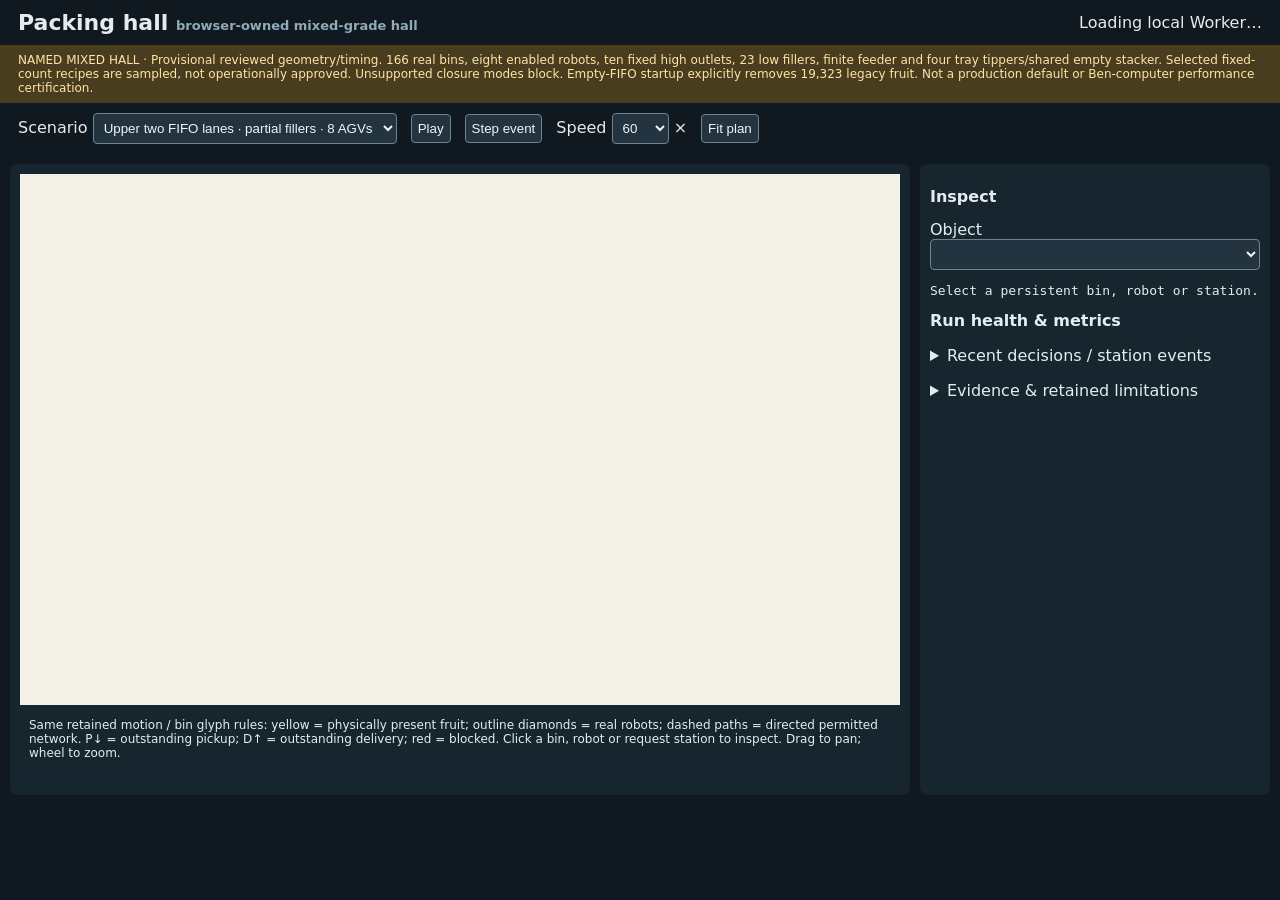
<file: index.html>
<!doctype html><html lang="en"><meta charset="utf-8"><meta name="viewport" content="width=device-width"><meta http-equiv="refresh" content="0;url=browser/index.html?scenario=working"><title>Packing hall simulation</title><a href="browser/index.html?scenario=working">Open preloaded mixed-hall FIFO simulation</a></html>
</file>
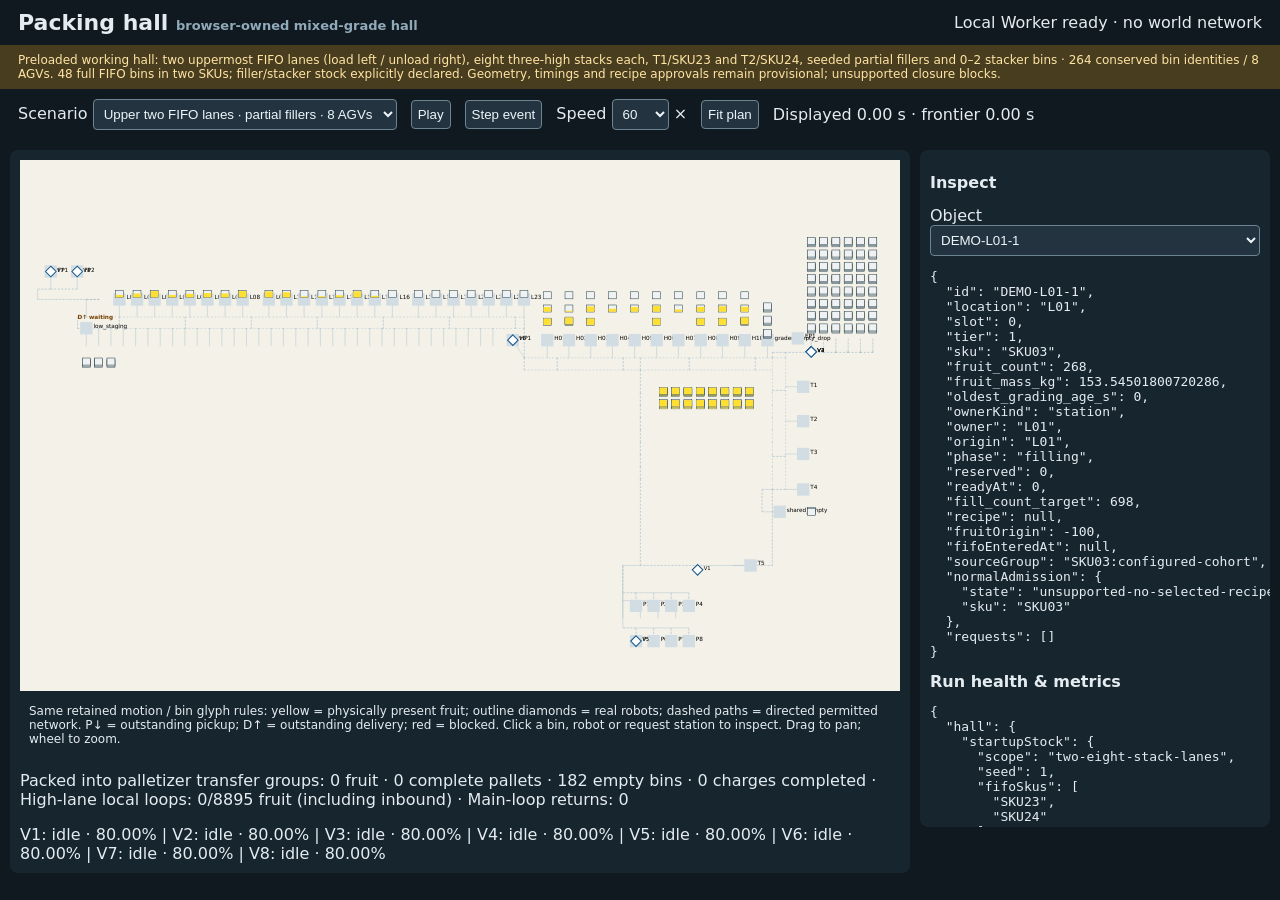
<file: browser/index.html>
<!doctype html>
<html lang="en">
  <meta charset="utf-8" /><meta
    name="viewport"
    content="width=device-width"
  /><title>Packing hall · browser mixed hall</title>
  <link rel="stylesheet" href="../playback.css" />
  <header>
    <h1>Packing hall <small>browser-owned mixed-grade hall</small></h1>
    <span id="status">Loading local Worker…</span>
  </header>
  <div class="notice">
    NAMED MIXED HALL · Provisional reviewed geometry/timing. 166 real bins,
    eight enabled robots, ten fixed high outlets, 23 low fillers, finite feeder
    and four tray tippers/shared empty stacker. Selected fixed-count recipes are
    sampled, not operationally approved. Unsupported closure modes block.
    Empty-FIFO startup explicitly removes 19,323 legacy fruit. Not a production
    default or Ben-computer performance certification.
  </div>
  <nav>
    <label
      >Scenario
      <select id="scenario">
        <option value="working">Upper two FIFO lanes · partial fillers · 8 AGVs</option>
        <option value="mixed">Mixed empty-FIFO</option>
        <option value="active">Cited recipe-valid active stock</option>
        <option value="boundary">T5 / offsite boundary witness</option>
        <option value="circulation">Single-low circulation witness</option>
      </select></label
    >
    <button id="play" disabled>Play</button
    ><button id="step" disabled>Step event</button
    ><label
      >Speed
      <select id="speed">
        <option>1</option>
        <option>10</option>
        <option selected>60</option>
        <option>600</option>
      </select>
      ×</label
    ><button id="fit">Fit plan</button><output id="clock"></output>
  </nav>
  <main>
    <section>
      <svg
        id="plan"
        role="img"
        aria-label="Interactive browser-owned packing hall"
        viewBox="-16 -36 100 48"
      >
        <g id="world"></g>
      </svg>
      <div class="legend">
        Same retained motion / bin glyph rules: yellow = physically present
        fruit; outline diamonds = real robots; dashed paths = directed permitted
        network. P↓ = outstanding pickup; D↑ = outstanding delivery; red =
        blocked. Click a bin, robot or request station to inspect. Drag to pan;
        wheel to zoom.
      </div>
      <p id="production" aria-live="polite"></p>
      <div id="fleet"></div>
    </section>
    <aside>
      <h2>Inspect</h2>
      <label
        >Object
        <select id="objects"></select
      ></label>
      <pre id="inspect">Select a persistent bin, robot or station.</pre>
      <h2>Run health & metrics</h2>
      <pre id="metrics"></pre>
      <details>
        <summary>Recent decisions / station events</summary>
        <pre id="events"></pre>
      </details>
      <details>
        <summary>Evidence & retained limitations</summary>
        <p>
          Dedicated module Worker, local two-buffer presentation. No server-side
          world or API. Static loading only; offline continuation after assets
          load. Raw tipped counts are distinct from complete eight-stack
          transfers and cell-owned carryover. No unlimited supplemental fruit or
          downstream loose-tray buffer. Weekend, mixed-pallet dispatch,
          calibrated geometric approval and broader Monte Carlo review remain
          unresolved. Charging/recovery/checkpoint/default cutover belong to the
          next slice.
        </p>
      </details>
    </aside>
  </main>
  <script src="../motion.js"></script>
  <script type="module" src="./page.mjs"></script>
</html>
</file>
<file: playback.css>
:root {
  font-family: system-ui, sans-serif;
  color: #e4ecf1;
  background: #101920;
}
body {
  margin: 0;
}
header,
nav,
.timeline {
  display: flex;
  align-items: center;
  gap: 14px;
  padding: 10px 18px;
  flex-wrap: wrap;
}
h1 {
  font-size: 22px;
  margin: 0;
}
small {
  font-size: 13px;
  color: #90aaba;
}
#status {
  margin-left: auto;
}
.notice {
  padding: 8px 18px;
  background: #493d20;
  color: #ffe4a3;
  font-size: 12px;
}
button,
select,
input {
  background: #233440;
  color: #edf5fa;
  border: 1px solid #6d8492;
  padding: 6px;
  border-radius: 4px;
}
button,
a {
  cursor: pointer;
}
a {
  color: #9dd3ff;
}
input[type="number"] {
  width: 95px;
}
#time {
  flex: 1;
}
main {
  display: grid;
  grid-template-columns: minmax(0, 1fr) 350px;
  gap: 10px;
  padding: 10px;
}
section,
aside {
  background: #17252e;
  border-radius: 8px;
  padding: 10px;
}
#plan {
  width: 100%;
  height: 59vh;
  background: #f3f1e8;
  touch-action: none;
  cursor: grab;
}
.legend {
  font-size: 12px;
  padding: 9px;
}
.full {
  color: #ffb041;
}
.empty {
  color: #7ad1ed;
}
h2 {
  font-size: 16px;
}
aside {
  max-height: 73vh;
  overflow: auto;
}
dt {
  color: #96b2c5;
  font-size: 12px;
}
dd {
  margin: 0 0 8px;
  overflow-wrap: anywhere;
}
.metric {
  display: flex;
  justify-content: space-between;
  border-bottom: 1px solid #31434f;
  padding: 5px;
  font-size: 12px;
}
.vehicle {
  cursor: pointer;
}
.label {
  font-size: 0.65px;
  fill: #10232b;
  paint-order: stroke;
  stroke: #f3f1e8;
  stroke-width: 0.13px;
}
.stack {
  cursor: pointer;
}
.selected {
  stroke: #ed225c !important;
  stroke-width: 0.18 !important;
}
#fleet {
  display: flex;
  flex-wrap: wrap;
  gap: 5px;
}
#fleet button {
  font-size: 11px;
}
#events p {
  font-size: 12px;
}
.bad {
  color: #ffad97;
}
details {
  margin-top: 16px;
}
@media (max-width: 900px) {
  main {
    grid-template-columns: 1fr;
  }
  aside {
    max-height: none;
  }
  #plan {
    height: 50vh;
  }
}

aside select {
  max-width: 100%;
  width: 100%;
}
.metric {
  gap: 10px;
  align-items: start;
}
.metric span {
  min-width: 0;
  overflow-wrap: anywhere;
}
.metric span:last-child {
  max-width: 60%;
  text-align: right;
}
aside label {
  display: block;
}
</file>
